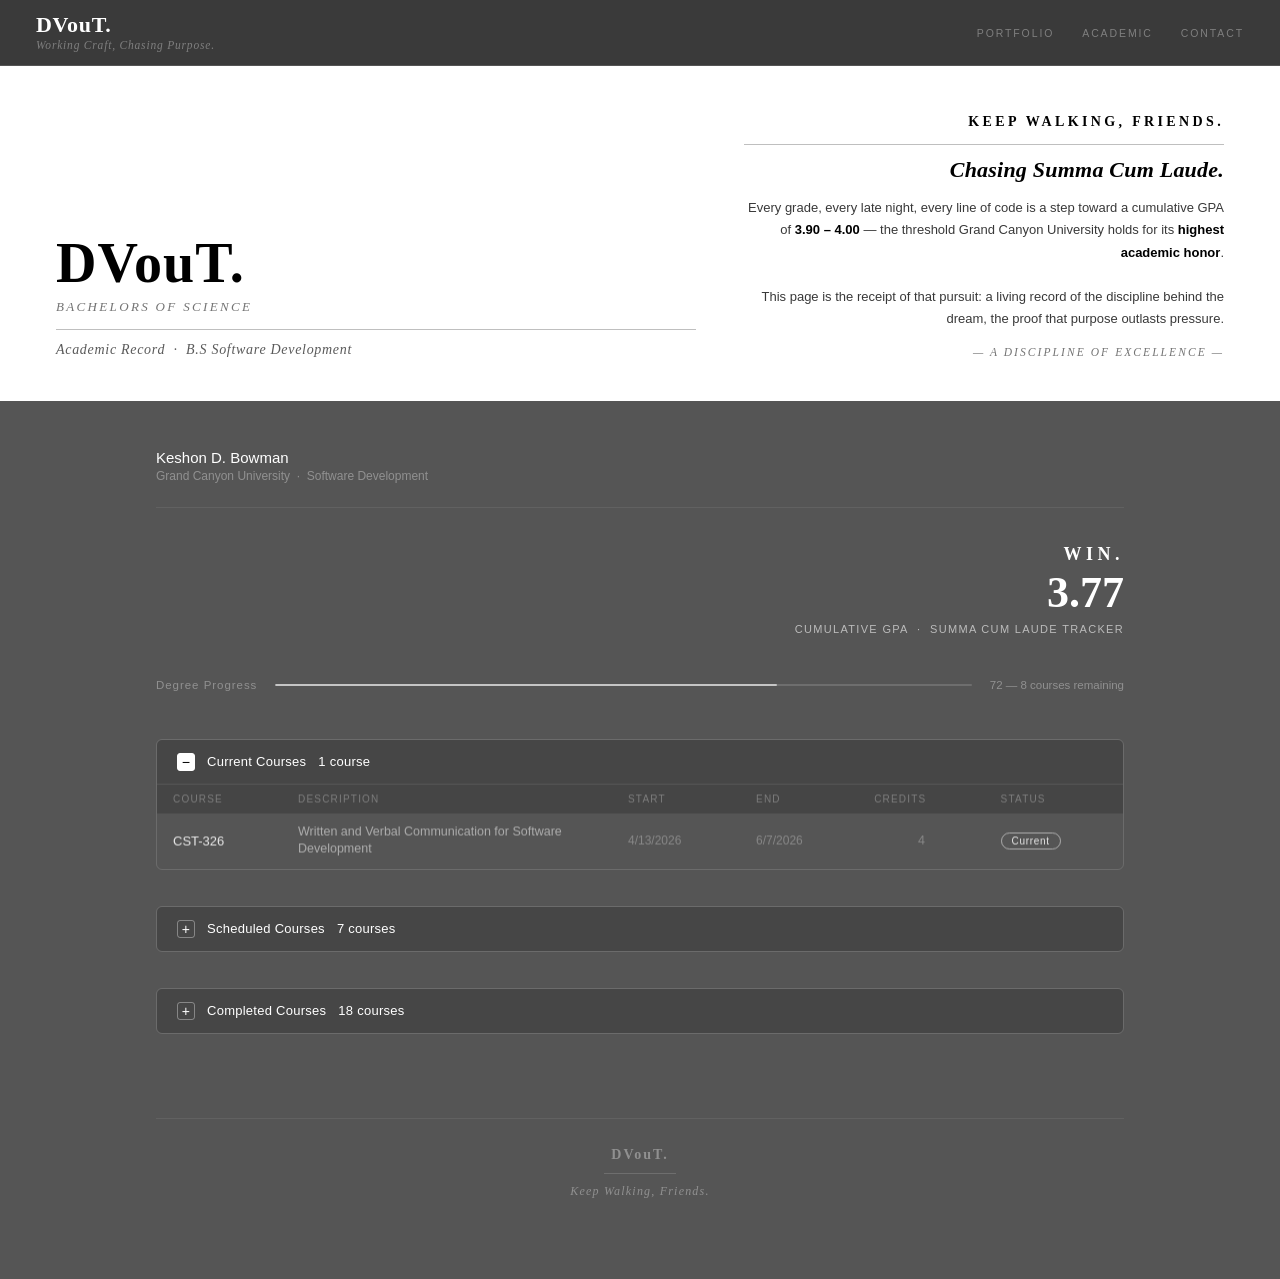
<file: index.html>
<!DOCTYPE html>
<html lang="en">
<head>
    <meta charset="UTF-8">
    <title>DVouT. — Academic Record</title>
    <meta http-equiv="refresh" content="0; url=HTML/report_card.html">
    <link rel="canonical" href="HTML/report_card.html">
</head>
<body>
    <p>Redirecting to <a href="HTML/report_card.html">DVouT. Academic Record</a>…</p>
</body>
</html>
</file>
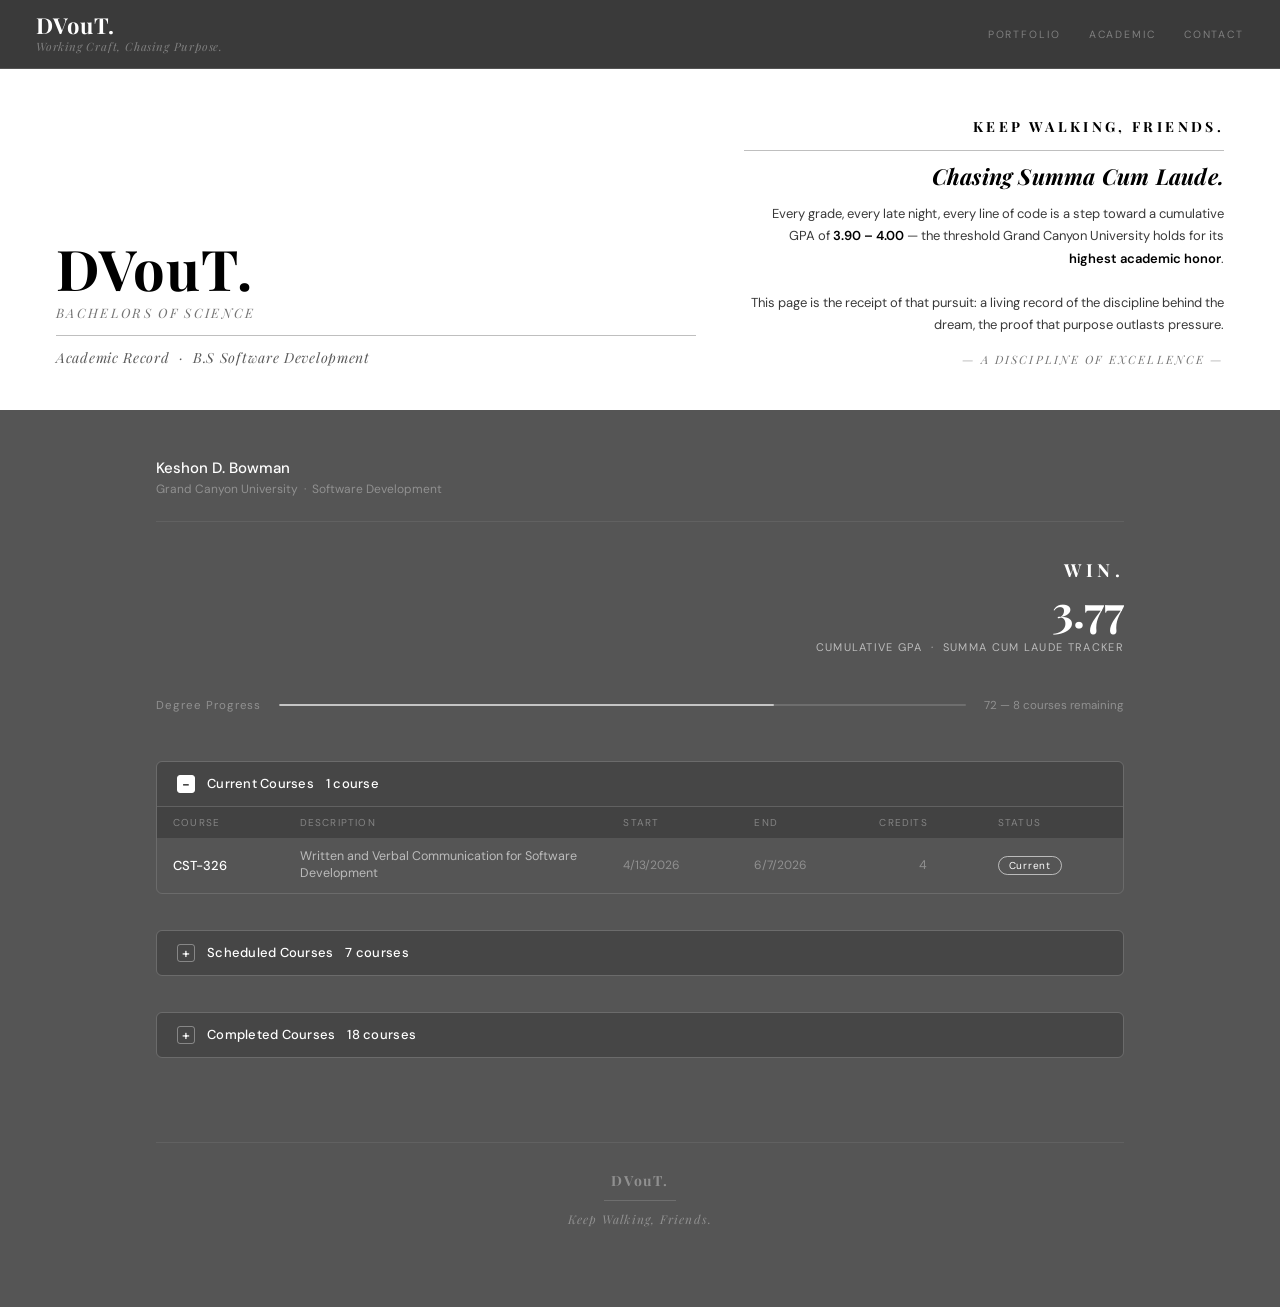
<file: HTML/report_card.html>
<!DOCTYPE html>
<html lang="en">
<head>
    <meta charset="UTF-8">
    <meta name="viewport" content="width=device-width, initial-scale=1.0">
    <title>DVouT. - Academic Record</title>
    <link href="https://fonts.googleapis.com/css2?family=Playfair+Display:ital,wght@0,600;0,700;1,500;1,600&family=DM+Sans:opsz,wght@9..40,300;9..40,400;9..40,500&display=swap" rel="stylesheet">
    <link rel="stylesheet" href="../CSS/report_card.css">
</head>
<body>
    

<!-- NAV -->
    <nav>
    
    <div class="nav-brand">
        <div class="nav-logo">DVouT.</div>
        <div class="nav-craft">Working Craft, Chasing Purpose.</div>
    </div>

    <div class="nav-links">
        <a href="#">Portfolio</a>
        <a href="#">Academic</a>
        <a href="#">Contact</a>
    </div>
    </nav>

    <!-- HERO -->
    <header class="hero">
        <div class="hero-left">
            <div class="hero-mark">DVouT.</div>
            <div class="hero-kicker">Bachelors Of Science</div>
            <div class="hero-rule"></div>
            <div class="hero-sub">Academic Record &nbsp;&middot;&nbsp; B.S Software Development</div>
        </div>

        <div class="hero-right">
            <div class="hero-r-top">Keep Walking, Friends.</div>
            <div class="hero-rule hero-rule-right"></div>
            <div class="hero-r-headline">Chasing Summa Cum Laude.</div>
            <div class="hero-r-bottom">
                Every grade, every late night, every line of code is a step toward
                a cumulative GPA of <span>3.90 &ndash; 4.00</span> &mdash; the threshold
                Grand Canyon University holds for its <span>highest academic honor</span>.
                <br><br>
                This page is the receipt of that pursuit: a living record of the
                discipline behind the dream, the proof that purpose outlasts pressure.
            </div>
            <div class="hero-r-tag">&mdash; A Discipline of Excellence &mdash;</div>
        </div>
    </header>

    <main class="main-content">

        <!-- Student + GPA -->
        <section class="info-row">
            <div>
                <div class="s-name"><strong>Keshon D. Bowman</strong></div>
                <div class="s-inst">Grand Canyon University &nbsp;&middot;&nbsp; Software Development</div>
            </div>
        </section>
        
        <section class="gpa-block">
            <div class="win-word">WIN.</div>
            <div class="gpa-num">3.77</div>
            <div class="gpa-sub">Cumulative GPA &nbsp;&middot;&nbsp; Summa Cum Laude Tracker</div>
        </section>

        <!-- Progress -->
         <section class="prog-row">
            <span class="prog-label">Degree Progress</span>
            <div class="prog-track"><div class="prog-fill" style="width:72%"></div></div>
            <span class="prog-pct">72 &mdash; 8 courses remaining</span>
         </section>

         <!-- Current -->
          <section class="panel">
            <button class="p-toggle open" onclick="tog(this)">
                <span class="pip"></span>
                Current Courses
                <span class="p-count">1 course</span>
            </button>

            <div class="p-body open">
                <table>
                    <thead>
                        <tr>
                            <th>Course</th>
                            <th>Description</th>
                            <th>Start</th>
                            <th>End</th>
                            <th>Credits</th>
                            <th>Status</th>
                        </tr>
                    </thead>
                    <tbody>
                        <tr>
                            <td class="cc">CST-326</td>
                            <td class="cd">Written and Verbal Communication for Software Development</td>
                            <td class="dt" data-label="Start">4/13/2026</td>
                            <td class="dt" data-label="End">6/7/2026</td>
                            <td class="cr">4</td>
                            <td><span class="badge b-cur">Current</span></td>
                        </tr>
                    </tbody>
                </table>
            </div>
          </section>

          <!-- Scheduled -->
           <section class="panel">
            <button class="p-toggle" onclick="tog(this)">
                <span class="pip"></span>
                Scheduled Courses
                <span class="p-count">7 courses</span>
            </button>
            <div class="p-body">
                <table>
                    
                    <thead>
                        <tr>
                            <th>Course</th>
                            <th>Description</th>
                            <th>Start</th>
                            <th>End</th>
                            <th>Credits</th>
                            <th>Status</th>
                        </tr>
                    </thead>

                    <tbody>
                        <tr>
                            <td class="cc">CST-339</td>
                            <td class="cd">Programming in Java III</td>
                            <td class="dt" data-label="Start">6/8/2026</td>
                            <td class="dt" data-label="End">8/2/2026</td>
                            <td class="cr">4</td>
                            <td><span class="badge b-sch">Scheduled</span></td>
                        </tr>
                        <tr>
                            <td class="cc">CST-350</td>
                            <td class="cd">Programming in C# III</td>
                            <td class="dt" data-label="Start">8/3/2026</td>
                            <td class="dt" data-label="End">9/27/2026</td>
                            <td class="cr">4</td>
                            <td><span class="badge b-sch">Scheduled</span></td>
                        </tr>
                        <tr>
                            <td class="cc">CST-391</td>
                            <td class="cd">JavaScript Web Application Development</td>
                            <td class="dt" data-label="Start">9/28/2026</td>
                            <td class="dt" data-label="End">11/22/2026</td>
                            <td class="cr">4</td>
                            <td><span class="badge b-sch">Scheduled</span></td>
                        </tr>
                        <tr>
                            <td class="cc">CST-323</td>
                            <td class="cd">Cloud Computing</td>
                            <td class="dt" data-label="Start">11/23/2026</td>
                            <td class="dt" data-label="End">1/24/2027</td>
                            <td class="cr">4</td>
                            <td><span class="badge b-sch">Scheduled</span></td>
                        </tr>
                        <tr>
                            <td class="cc">CST-451</td>
                            <td class="cd">Senior Project I</td>
                            <td class="dt" data-label="Start">2/1/2027</td>
                            <td class="dt" data-label="End">4/11/2027</td>
                            <td class="cr">2</td>
                            <td><span class="badge b-sch">Scheduled</span></td>
                        </tr>
                        <tr>
                            <td class="cc">CST-407</td>
                            <td class="cd">Application Security Foundations</td>
                            <td class="dt" data-label="Start">4/19/2027</td>
                            <td class="dt" data-label="End">6/13/2027</td>
                            <td class="cr">4</td>
                            <td><span class="badge b-sch">Scheduled</span></td>
                        </tr>
                        <tr>
                            <td class="cc">CST-452</td>
                            <td class="cd">Senior Project II</td>
                            <td class="dt" data-label="Start">6/14/2027</td>
                            <td class="dt" data-label="End">8/22/2027</td>
                            <td class="cr">2</td>
                            <td><span class="badge b-sch">Scheduled</span></td>
                        </tr>
                    </tbody>

                </table>
            </div>
        </section>

        <!-- COMPLETED -->
         <section class="panel">
            <button class="p-toggle" onclick="tog(this)">
                 <span class="pip"></span>
                 Completed Courses
                 <span class="p-count">18 courses</span>
            </button>

            <div class="p-body">
                <table>

                    <thead>
                        <tr>
                            <th>Course</th>
                            <th>Description</th>
                            <th>Start</th>
                            <th>End</th>
                            <th>Credits</th>
                            <th>Grade</th>
                            <th>Status</th>
                        </tr>
                    </thead>

                    <tbody>
                        <tr>
                            <td class="cc">UNV-103</td>
                            <td class="cd">University Success</td>
                            <td class="dt" data-label="Start">10/16/2023</td>
                            <td class="dt" data-label="End">12/3/2023</td>
                            <td class="cr">4</td>
                            <td><span class="grade g-a">A</span></td>
                            <td><span class="badge b-don">Completed</span></td>
                        </tr>
                        <tr>
                            <td class="cc">UNV-104</td>
                            <td class="cd">21st Century Skills: Communication and Information Literacy</td>
                            <td class="dt" data-label="Start">12/4/2023</td>
                            <td class="dt" data-label="End">2/4/2024</td>
                            <td class="cr">4</td>
                            <td><span class="grade g-a">A</span></td>
                            <td><span class="badge b-don">Completed</span></td>
                        </tr>
                        <tr>
                            <td class="cc">PHI-105</td>
                            <td class="cd">21st Century Skills: Critical Thinking and Problem Solving</td>
                            <td class="dt" data-label="Start">2/5/2024</td>
                            <td class="dt" data-label="End">3/24/2024</td>
                            <td class="cr">4</td>
                            <td><span class="grade g-a">A</span></td>
                            <td><span class="badge b-don">Completed</span></td>
                        </tr>
                        <tr>
                            <td class="cc">MAT-154</td>
                            <td class="cd">Applications of College Algebra</td>
                            <td class="dt" data-label="Start">3/25/2024</td>
                            <td class="dt" data-label="End">5/12/2024</td>
                            <td class="cr">4</td>
                            <td><span class="grade g-b">B+</span></td>
                            <td><span class="badge b-don">Completed</span></td>
                        </tr>
                        <tr>
                            <td class="cc">CST-105</td>
                            <td class="cd">Computer Programming I</td>
                            <td class="dt" data-label="Start">5/13/2024</td>
                            <td class="dt" data-label="End">6/30/2024</td>
                            <td class="cr">4</td>
                            <td><span class="grade g-b">B</span></td>
                            <td><span class="badge b-don">Completed</span></td>
                        </tr>
                        <tr>
                            <td class="cc">ENG-105</td>
                            <td class="cd">English Composition I</td>
                            <td class="dt" data-label="Start">5/13/2024</td>
                            <td class="dt" data-label="End">6/30/2024</td>
                            <td class="cr">4</td>
                            <td><span class="grade g-a">A</span></td>
                            <td><span class="badge b-don">Completed</span></td>
                        </tr>
                        <tr>
                            <td class="cc">PSY-102</td>
                            <td class="cd">General Psychology</td>
                            <td class="dt" data-label="Start">7/1/2024</td>
                            <td class="dt" data-label="End">8/18/2024</td>
                            <td class="cr">4</td>
                            <td><span class="grade g-a">A</span></td>
                            <td><span class="badge b-don">Completed</span></td>
                        </tr>
                        <tr>
                            <td class="cc">CWV-101</td>
                            <td class="cd">Christian Worldview</td>
                            <td class="dt" data-label="Start">8/19/2024</td>
                            <td class="dt" data-label="End">10/6/2024</td>
                            <td class="cr">4</td>
                            <td><span class="grade g-a">A</span></td>
                            <td><span class="badge b-don">Completed</span></td>
                        </tr>
                        <tr>
                            <td class="cc">CST-120</td>
                            <td class="cd">Introduction to Web Development</td>
                            <td class="dt" data-label="Start">10/7/2024</td>
                            <td class="dt" data-label="End">11/24/2024</td>
                            <td class="cr">4</td>
                            <td><span class="grade g-a">A</span></td>
                            <td><span class="badge b-don">Completed</span></td>
                        </tr>
                        <tr>
                            <td class="cc">ENG-106</td>
                            <td class="cd">English Composition II</td>
                            <td class="dt" data-label="Start">11/25/2024</td>
                            <td class="dt" data-label="End">1/19/2025</td>
                            <td class="cr">4</td>
                            <td><span class="grade g-a">A</span></td>
                            <td><span class="badge b-don">Completed</span></td>
                        </tr>
                        <tr>
                            <td class="cc">BIO-220</td>
                            <td class="cd">Environmental Science</td>
                            <td class="dt" data-label="Start">1/27/2025</td>
                            <td class="dt" data-label="End">3/16/2025</td>
                            <td class="cr">4</td>
                            <td><span class="grade g-a">A</span></td>
                            <td><span class="badge b-don">Completed</span></td>
                        </tr>
                        <tr>
                            <td class="cc">SOC-102</td>
                            <td class="cd">Principles of Sociology</td>
                            <td class="dt" data-label="Start">3/17/2025</td>
                            <td class="dt" data-label="End">5/4/2025</td>
                            <td class="cr">4</td>
                            <td><span class="grade g-a">A</span></td>
                            <td><span class="badge b-don">Completed</span></td>
                        </tr>
                        <tr>
                            <td class="cc">CST-150</td>
                            <td class="cd">Programming in C# I</td>
                            <td class="dt" data-label="Start">5/5/2025</td>
                            <td class="dt" data-label="End">6/22/2025</td>
                            <td class="cr">4</td>
                            <td><span class="grade g-a">A</span></td>
                            <td><span class="badge b-don">Completed</span></td>
                        </tr>
                        <tr>
                            <td class="cc">CST-239</td>
                            <td class="cd">Programming in Java II</td>
                            <td class="dt" data-label="Start">6/23/2025</td>
                            <td class="dt" data-label="End">8/10/2025</td>
                            <td class="cr">4</td>
                            <td><span class="grade g-a">A</span></td>
                            <td><span class="badge b-don">Completed</span></td>
                        </tr>
                        <tr>
                            <td class="cc">CST-201</td>
                            <td class="cd">Algorithms and Data Structures</td>
                            <td class="dt" data-label="Start">8/11/2025</td>
                            <td class="dt" data-label="End">9/28/2025</td>
                            <td class="cr">4</td>
                            <td><span class="grade g-c">C+</span></td>
                            <td><span class="badge b-don">Completed</span></td>
                        </tr>
                        <tr>
                            <td class="cc">CST-250</td>
                            <td class="cd">Programming in C# II</td>
                            <td class="dt" data-label="Start">10/27/2025</td>
                            <td class="dt" data-label="End">12/14/2025</td>
                            <td class="cr">4</td>
                            <td><span class="grade g-b">B+</span></td>
                            <td><span class="badge b-don">Completed</span></td>
                        </tr>
                        <tr>
                            <td class="cc">CST-345</td>
                            <td class="cd">Database Design &amp; Development</td>
                            <td class="dt" data-label="Start">12/15/2025</td>
                            <td class="dt" data-label="End">2/15/2026</td>
                            <td class="cr">4</td>
                            <td><span class="grade g-a">A</span></td>
                            <td><span class="badge b-don">Completed</span></td>
                        </tr>
                        <tr>
                            <td class="cc">CST-321</td>
                            <td class="cd">Operating Systems Fundamentals</td>
                            <td class="dt" data-label="Start">2/16/2026</td>
                            <td class="dt" data-label="End">4/12/2026</td>
                            <td class="cr">4</td>
                            <td><span class="grade g-a">A</span></td>
                            <td><span class="badge b-don">Completed</span></td>
                        </tr>
                    </tbody>
                </table>
            </div>
         </section>

         <footer class="footer">
            <div class="foot-logo">DVouT.</div>
            <div class="foot-rule"></div>
            <div class="foot-kwf">Keep Walking, Friends.</div>
         </footer>
    </main>
    <script src="../JS/report_card.js"></script>
</body>
</html>
</file>
<file: CSS/report_card.css>
:root {
    --bg: #555555;
    --bg-dark: #3a3a3a;
    --bg-panel: rgba(0,0,0,0.18);
    --bg-row:rgba(0,0,0,0.08);
    --bg-hover: rgba(255,255,255,0.05);
    --w: #ffffff;
    --w90: rgba(255,255,255,0.9);
    --w60: rgba(255,255,255,0.6);
    --w35: rgba(255,255,255,0.35);
    --w15: rgba(255,255,255,0.15);
    --w07: rgba(255,255,255,0.07);
    --bd: rgba(255,255,255,0.13);
    --bds: rgba(255,255,255,0.07);
    --font-family-primary: 'DM Sans', sans-serif;
    --font-family-secondary: 'Playfair Display', serif;
}

* {
    box-sizing: border-box;
    margin: 0;
    padding: 0;
}

body {
    background: var(--bg);
    color: var(--w); 
    font-family: var(--font-family-primary);
    font-size:14px; 
    min-height: 100vh;
}

/* NAV */

nav {
    background: var(--bg-dark);
    border-bottom:1px solid var(--bd);
    padding: 14px 36px;
    display: flex;
    justify-content: space-between;
    align-items: center;
}


.nav-logo {
    font-family: var(--font-family-secondary);
    font-weight: 700; 
    font-size: 22px;
    color: var(--w);
    letter-spacing: 0.03em;
    line-height: 1;
}

.nav-craft {
    font-family: var(--font-family-secondary);
    font-style: italic;
    font-size: 11.5px;
    color:var(--w35);
    letter-spacing: 0.07em;
    margin-top: 3px;
}

.nav-links {
    display: flex;
    gap: 28px;
    align-items: center;
}

.nav-links a {
    color: var(--w35);
    text-decoration: none;
    font-size: 10.5px;
    letter-spacing: 0.18em;
    text-transform: uppercase;
    transition: color .2s;
}

.nav-links a:hover {
    color: var(--w)
}

/* HERO */

.hero {
    background: #ffffff;
    color: #000;
    border-bottom: 1px solid var(--bd);
    padding: 48px 56px 42px;
    display: flex;
    justify-content: space-between;
    align-items: flex-end;
    gap: 48px;
}

.hero-left {
    flex: 1;
}

.hero-kicker {
    font-family: var(--font-family-secondary);
    font-style: italic;
    font-size: 13px;
    color: rgba(0,0,0,0.55);
    letter-spacing: 0.18em;
    text-transform: uppercase;
    margin-top: 8px;
}

.hero-rule-right {
    background: rgba(0,0,0,0.35);
    margin: 10px 0 14px;
    width: 60px;
    margin-left: auto;
}

.hero-mark {
    font-family: 'Playfair Display', serif;
    font-weight: 700;
    font-size: 56px;
    color: #000;
    letter-spacing: 0.02em;
    line-height: 1;
}

.hero-rule {
    width: 100%;
    height: 1px;
    background: rgba(0,0,0,0.25);
    margin: 14px 0 12px;
}

.hero-sub {
    font-family: var(--font-family-secondary);
    font-style: italic;
    font-size: 14px;
    color: rgba(0,0,0,0.65);
    letter-spacing: 0.05em;
}

.hero-right {
    text-align: right;
    max-width: 480px;
}

.hero-r-top {
    font-family: var(--font-family-secondary);
    font-weight: 700;
    font-size: 14px;
    letter-spacing: 0.24em;
    text-transform: uppercase;
    color: #000;
    margin-bottom: 10px;
}

.hero-r-headline {
    font-family: var(--font-family-secondary);
    font-weight: 700;
    font-style: italic;
    font-size: 22px;
    color: #000;
    line-height: 1.2;
    margin-bottom: 14px;
    letter-spacing: 0.01em;
}

.hero-r-bottom {
    font-size: 13px;
    line-height: 1.7;
    color: rgba(0,0,0,0.78);
}

.hero-r-bottom span {
    color: #000;
    font-weight: 600;
}

.hero-r-tag {
    margin-top: 16px;
    font-family: var(--font-family-secondary);
    font-style: italic;
    font-size: 11.5px;
    letter-spacing: 0.18em;
    text-transform: uppercase;
    color: rgba(0,0,0,0.55);
}

.hero-r-button {
    font-family: var(--font-family-secondary);
    font-style: italic;
    font-size: 13px;
    color: var(--w60);
}

/* MAIN */

.main-content {
    max-width: 1040px;
    margin: 0 auto;
    padding: 48px 36px 80px;
    display: flex;
    flex-direction: column;
    gap: 36px;
}

/* INFO ROW */

.info-row {
    display: flex;
    justify-content: space-between;
    align-items: flex-end;
    padding: 0 0 24px;
    border-bottom: 1px solid var(--bds);
}

.s-name {
    font-size:15px;
    color:var(--w60);
}

.s-name strong {
    color: var(--w);
    font-weight: 500;
}

.s-inst {
    font-size: 12px;
    color: var(--w35);
    margin-top: 3px;
    letter-spacing: 0.0 4em;
}

.gpa-block {
    text-align: right;
}

.win-word {
    font-family: var(--font-family-secondary);
    font-weight: 700;
    font-size: 18px;
    letter-spacing: 0.25em;
    color: var(--w);
    text-transform: uppercase;
    margin-bottom: 6px;
}

.gpa-num {
    font-family: var(--font-family-secondary);
    font-weight: 700;
    font-size: 44px;
    color: var(--w);
    line-height: 1;
}


.gpa-sub {
    font-size: 11px;
    color: var(--w60);
    letter-spacing: 0.12em;
    margin-top: 8px;
    text-transform: uppercase;
}

/* PROGRESS */

.prog-row {
    display: flex;
    align-items: center;
    gap: 18px;
    padding: 8px 0 12px;
}

.prog-label {
    font-size: 11.5px;
    color: var(--w35);
    white-space: nowrap;
    letter-spacing: 0.06rem;
}
.prog-track {
    flex: 1;
    height: 2px;
    background:var(--w15);
    border-radius: 10px;
    overflow: hidden;
}

.prog-fill {
    height: 100%;
    background: var(--w60);
    border-radius: 10px;
}

.prog-pct {
    font-size: 11.5px;
    color: var(--w35);
    white-space: nowrap;
}

/* PANELS */
.panel {
    border: 1px solid var(--bd);
    border-radius: 6px;
    overflow: hidden;
}

.p-toggle {
    width: 100%;
    background: var(--bg-panel);
    border: none;
    padding: 13px 20px;
    display: flex;
    align-items: center;
    gap: 12px;
    cursor: pointer;
    color: var(--w);
    font-family: var(--font-family-primary);
    font-size: 13px;
    font-weight: 500;
    text-align: left;
    letter-spacing: 0.02em;
    transition: background .2s;
}

.p-toggle:hover {
    background: rgba(0,0,0,0.26);
}

.pip {
    width: 18px;
    height: 18px;
    border: 1px solid var(--w35);
    border-radius: 3px;
    display: inline-flex;
    align-items: center;
    justify-content: center;
    font-size: 14px;
    line-height: 1;
    color: var(--w);
    font-family: var(--font-family-primary);
    transition: background .2s, border-color .2s;
}

.p-toggle.open .pip {
    background: var(--w);
    color: #000;
    border-color: var(--w);
}

.p-toggle.open .pip::before {
    content: "\2212";
}

.p-toggle:not(.open) .pip::before {
    content: "+";
}


.p-body {
    display: none;
    border-top: 1px solid var(--bds);
    overflow-x: auto;
}

.p-body.open {
    display: block;
    animation: drop .2s ease;
}

@keyframes drop{from{
    opacity: 0; 
    transform:translateY(-4px)}TO{opacity:1; transform: none;}
    }

/* TABLES */

table {
    width:100%;
    border-collapse: collapse;
    font-size: 12.5px;
}

thead th {
    background: rgba(0,0,0,0.22);
    color:var(--w35);
    font-weight: 400;
    font-size: 10px;
    letter-spacing: 0.12em;
    text-transform: uppercase;
    padding: 9px 16px;
    text-align: left;
    white-space: nowrap;
}

tbody td {
    padding: 10px 16px;
    border-bottom: 1px solid var(--bds);
    color: var(--w90);
    vertical-align: middle;
}

tbody tr:last-child td {
    border-bottom: none;
}

tbody tr:hover td {
    background: var(--bg-hover);
}

tbody tr:nth-child(even) td {
    background: var(--bg-row);
}

.cc {
    font-weight: 500;
    font-size: 13px;
    color: var(--w);
    white-space: nowrap;
}

.cd {
    color: var(--w60);
    line-height: 1.4;
    max-width: 220px;
}

.dt {
    white-space: nowrap;
    color:var(--w35);
    font-size: 12px;
}

.cr {
    text-align: center;
    color:var(--w35)
}

/* STATUS BADGES */
.badge {
    display: inline-block;
    padding: 2px 10px;
    border-radius: 20px;
    font-size: 10px;
    letter-spacing: 0.07em;
    white-space: nowrap;
}

.b-cur {
    border: 1px solid var(--w60);
    color: var(--w);
}

.b-sch {
    border: 1px solid var(--w35);
    color: var(--w60);
}

.b-don {
    border: 1px solid var(--w15);
    color: var(--w35);
}

/* GRADE */

.grade {
    font-family: var(--font-family-secondary);
    font-weight: 600;
    font-size: 15px;
    display: inline-block;
    max-width: 26px;
    text-align: center;
}

.g-a {
    color:var(--w);
}

.g-b {
    color: var(--w60);
}

.g-c {
    color: var(--w35);
}

/* FOOTER */

.footer {
    text-align: center;
    margin-top: 48px;
    padding-top: 28px;
    border-top: 1px solid var(--bds);
}

.foot-logo {
    font-family: var(--font-family-secondary);
    font-weight: 700;
    font-size: 14px;
    letter-spacing: 0.14em;
    color: var(--w35);
}

.foot-rule {
    width:72px; 
    height: 1px;
    background:var(--w15);
    margin: 10px auto;
}

.foot-kwf {
    font-family: var(--font-family-secondary);
    font-style: italic;
    font-size: 12px;
    color: var(--w35);
    letter-spacing: 0.1em;
}

/* ========== RESPONSIVE — TABLET (<= 900px) ========== */
@media (max-width: 900px) {
    .hero {
        flex-direction: column;
        align-items: flex-start;
        gap: 32px;
        padding: 36px 28px;
    }

    .hero-right {
        text-align: left;
        max-width: 100%;
    }

    .hero-rule-right {
        margin-left: 0;
    }

    .main-content {
        padding: 32px 24px 64px;
        gap: 28px;
    }

    .cd {
        max-width: 180px;
    }
}

/* ========== RESPONSIVE — MOBILE (<= 600px) ========== */
@media (max-width: 600px) {
    nav {
        flex-direction: column;

        align-items: center;
        gap: 1.25rem;
    }

    .nav-logo {
        text-align: center;
    }

    .nav-links {
        gap: 1.5rem;
    }

    .nav-links a {
        padding: 0.75rem 1rem;
    }

    .hero {
        padding: 28px 20px;
        gap: 24px;
    }

    .hero-mark {
        font-size: 42px;
    }

    .hero-kicker {
        font-size: 11px;
        letter-spacing: 0.16em;
    }

    .hero-sub {
        font-size: 12.5px;
    }

    .hero-r-top {
        font-size: 12px;
        letter-spacing: 0.18em;
    }

    .hero-r-headline {
        font-size: 18px;
    }

    .hero-r-bottom {
        font-size: 12.5px;
        line-height: 1.65;
    }

    .main-content {
        padding: 24px 18px 56px;
        gap: 24px;
    }

    .info-row {
        flex-direction: column;
        gap: 16px;
    }

    .gpa-block {
        text-align: left;
    }

    .gpa-num {
        font-size: 38px;
    }

    .gpa-sub {
        letter-spacing: 0.08em;
        font-size: 10.5px;
    }

    .grade {
        font-size: 1.2rem;
    }

    .prog-row {
        flex-wrap: wrap;
        gap: 10px;
    }

    .prog-track {
        flex-basis: 100%;
        order: 3;
    }

    /* Card-style table rows — drop the table layout on mobile */
    .p-body table,
    .p-body thead,
    .p-body tbody,
    .p-body tr,
    .p-body td {
        display: block;
        width: 100%;
    }

    .p-body thead {
        display: none;
    }

    .p-body tbody tr {
        padding: 14px 16px;
        border-bottom: 1px solid var(--bds);
    }

    .p-body tbody tr:nth-child(even) td,
    .p-body tbody tr:hover td {
        background: transparent;
    }

    .p-body tbody td {
        padding: 4px 0;
        border: none;
        display: flex;
        justify-content: space-between;
        align-items: center;
        gap: 12px;
    }

    .p-body tbody td.cc {
        font-size: 14px;
        margin-bottom: 4px;
    }

    .p-body tbody td.cd {
        max-width: 100%;
        font-size: 12.5px;
        line-height: 1.45;
        margin-bottom: 6px;
        display: block;
    }

    .p-body tbody td.dt::before {
        content: attr(data-label);
        color: var(--w35);
        font-size: 10px;
        letter-spacing: 0.12em;
        text-transform: uppercase;
    }

    .p-body tbody td.cr::before {
        content: attr(data-label);
        color: var(--w35);
        font-size: 10px;
        letter-spacing: 0.12em;
        text-transform: uppercase;
    }

    .p-body tbody td.cr {
        text-align: right;
        justify-content: space-between;
    }

    .p-toggle {
        padding: 14px 16px;
        font-size: 13px;
    }

    .p-count {
        margin-left: auto;
        font-size: 11px;
        color: var(--w35);
    }
}
</file>
